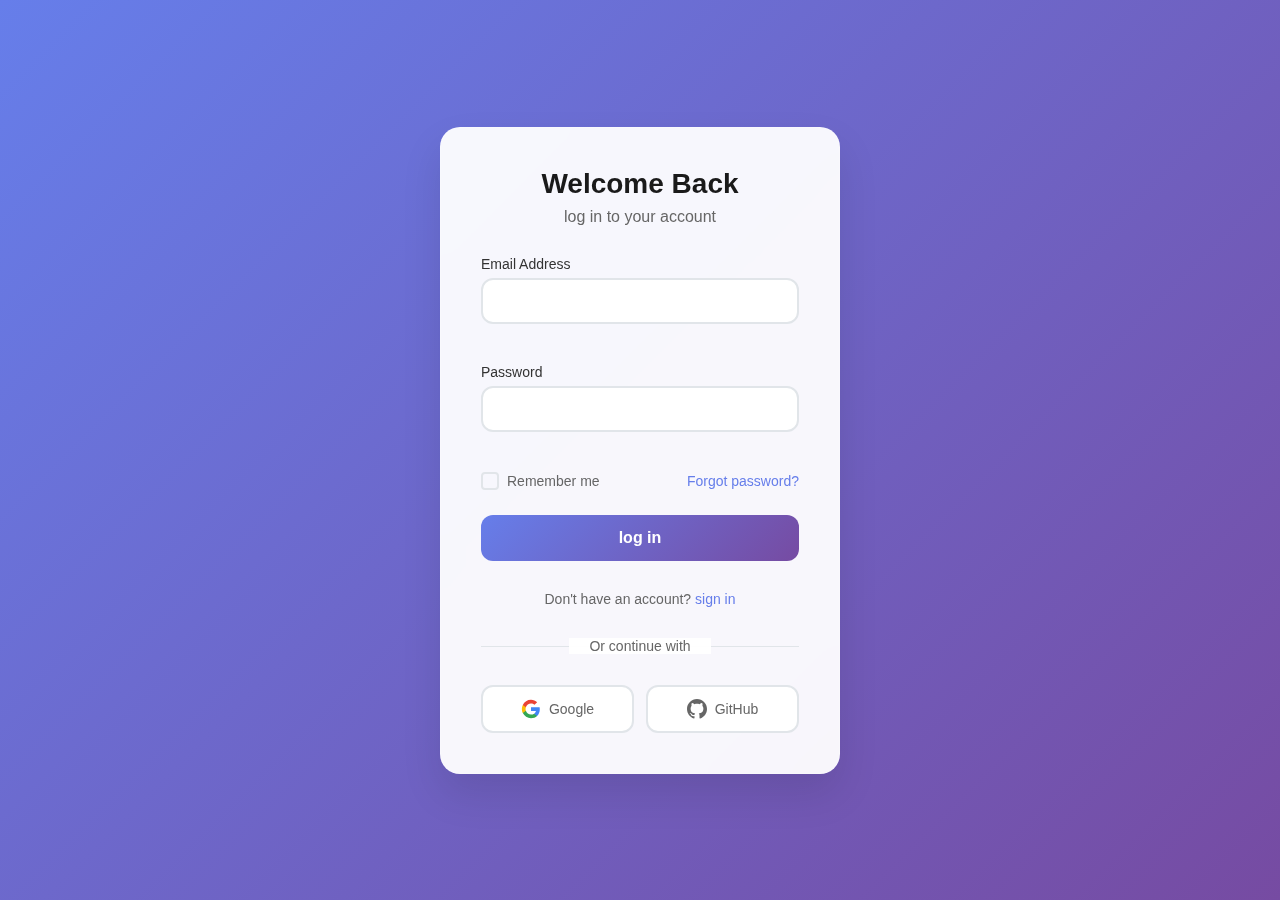
<file: index.html>
<!DOCTYPE html>
<html lang="en">
<head>
  <meta charset="UTF-8">
  <meta name="viewport" content="width=device-width, initial-scale=1.0">
  <title>Login - Modern Auth</title>
  <link rel="stylesheet" href="cyb.css">
</head>
<body>
  <div class="container">
    <div class="auth-card">
      <div class="auth-header">
        <h1>Welcome Back</h1>
        <p>log in to your account</p>
      </div>
      
      <form id="loginForm" class="auth-form">
        <div class="form-group">
          <label for="email">Email Address</label>
          <input type="email" id="email" name="email" required>
          <span class="error-message" id="emailError"></span>
        </div>

        <div class="form-group">
          <label for="password">Password</label>
          <input type="password" id="password" name="password" required>
          <span class="error-message" id="passwordError"></span>
        </div>

        <div class="form-options">
          <label class="checkbox-container">
            <input type="checkbox" id="remember">
            <span class="checkmark"></span>
            Remember me
          </label>
          <a href="#" class="forgot-password">Forgot password?</a>
        </div>

        <button type="submit" class="auth-button">
          <span class="button-text">log in</span>
          <div class="loading-spinner"></div>
        </button>
      </form>

      <div class="auth-footer">
        <p>Don't have an account? <a href="sign-in.html">sign in </a></p>
      </div>

      <div class="social-divider">
        <span>Or continue with</span>
      </div>

      <div class="social-buttons">
        <button class="social-button google">
          <svg width="20" height="20" viewBox="0 0 24 24">
            <path fill="#4285F4" d="M22.56 12.25c0-.78-.07-1.53-.2-2.25H12v4.26h5.92c-.26 1.37-1.04 2.53-2.21 3.31v2.77h3.57c2.08-1.92 3.28-4.74 3.28-8.09z"/>
            <path fill="#34A853" d="M12 23c2.97 0 5.46-.98 7.28-2.66l-3.57-2.77c-.98.66-2.23 1.06-3.71 1.06-2.86 0-5.29-1.93-6.16-4.53H2.18v2.84C3.99 20.53 7.7 23 12 23z"/>
            <path fill="#FBBC05" d="M5.84 14.09c-.22-.66-.35-1.36-.35-2.09s.13-1.43.35-2.09V7.07H2.18C1.43 8.55 1 10.22 1 12s.43 3.45 1.18 4.93l2.85-2.22.81-.62z"/>
            <path fill="#EA4335" d="M12 5.38c1.62 0 3.06.56 4.21 1.64l3.15-3.15C17.45 2.09 14.97 1 12 1 7.7 1 3.99 3.47 2.18 7.07l3.66 2.84c.87-2.6 3.3-4.53 6.16-4.53z"/>
          </svg>
          Google
        </button>

        <button class="social-button github">
          <svg width="20" height="20" viewBox="0 0 24 24" fill="currentColor">
            <path d="M12 0c-6.626 0-12 5.373-12 12 0 5.302 3.438 9.8 8.207 11.387.599.111.793-.261.793-.577v-2.234c-3.338.726-4.033-1.416-4.033-1.416-.546-1.387-1.333-1.756-1.333-1.756-1.089-.745.083-.729.083-.729 1.205.084 1.839 1.237 1.839 1.237 1.07 1.834 2.807 1.304 3.492.997.107-.775.418-1.305.762-1.604-2.665-.305-5.467-1.334-5.467-5.931 0-1.311.469-2.381 1.236-3.221-.124-.303-.535-1.524.117-3.176 0 0 1.008-.322 3.301 1.23.957-.266 1.983-.399 3.003-.404 1.02.005 2.047.138 3.006.404 2.291-1.552 3.297-1.23 3.297-1.23.653 1.653.242 2.874.118 3.176.77.84 1.235 1.911 1.235 3.221 0 4.609-2.807 5.624-5.479 5.921.43.372.823 1.102.823 2.222v3.293c0 .319.192.694.801.576 4.765-1.589 8.199-6.086 8.199-11.386 0-6.627-5.373-12-12-12z"/>
          </svg>
          GitHub
        </button>
      </div>
    </div>
  </div>

  

  <script src="cyb.js"></script>
</body>
</html>
</file>
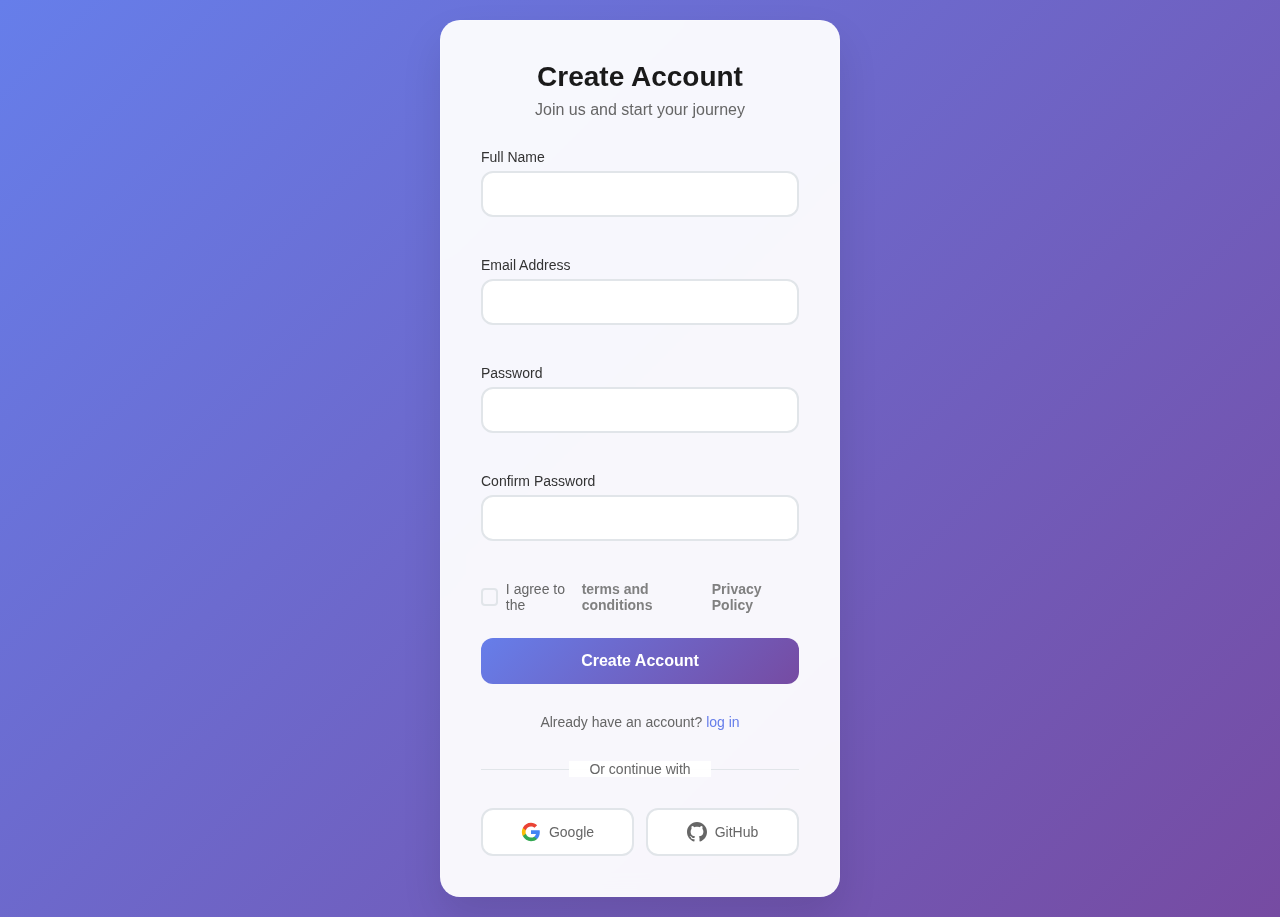
<file: sign-in.html>
<!DOCTYPE html>
<html lang="en">
<head>
    <meta charset="UTF-8">
    <meta name="viewport" content="width=device-width, initial-scale=1.0">
    <title>Sign Up - Modern Auth</title>
    <link rel="stylesheet" href="cyb.css">
</head>
<body>
    <div class="container">
        <div class="auth-card">
            <div class="auth-header">
                <h1>Create Account</h1>
                <p>Join us and start your journey</p>
            </div>
            
            <form id="signupForm" class="auth-form">
                <div class="form-group">
                    <label for="fullName">Full Name</label>
                    <input type="text" id="fullName" name="fullName" required>
                    <span class="error-message" id="fullNameError"></span>
                </div>
                
                <div class="form-group">
                    <label for="email">Email Address</label>
                    <input type="email" id="email" name="email" required>
                    <span class="error-message" id="emailError"></span>
                </div>
                
                <div class="form-group">
                    <label for="password">Password</label>
                    <input type="password" id="password" name="password" required>
                    <span class="error-message" id="passwordError"></span>
                </div>
                
                <div class="form-group">
                    <label for="confirmPassword">Confirm Password</label>
                    <input type="password" id="confirmPassword" name="confirmPassword" required>
                    <span class="error-message" id="confirmPasswordError"></span>
                </div>
                
                <div class="form-options">
                    <label class="checkbox-container">
                        <input type="checkbox" id="terms" required>
                        <span class="checkmark"></span>
                        I agree to the <a href="#">terms and conditions</a>  <a href="#">Privacy Policy</a>
                    </label>
                </div>
                
                <button type="submit" class="auth-button">
                    <span class="button-text">Create Account</span>
                    <div class="loading-spinner"></div>
                </button>
            </form>
            
            <div class="auth-footer">
                <p>Already have an account? <a href="me.html">log in</a></p>
            </div>
            
            <div class="social-divider">
                <span>Or continue with</span>
            </div>
            
            <div class="social-buttons">
                <button class="social-button google">
                    <svg width="20" height="20" viewBox="0 0 24 24">
                        <path fill="#4285F4" d="M22.56 12.25c0-.78-.07-1.53-.2-2.25H12v4.26h5.92c-.26 1.37-1.04 2.53-2.21 3.31v2.77h3.57c2.08-1.92 3.28-4.74 3.28-8.09z"/>
                        <path fill="#34A853" d="M12 23c2.97 0 5.46-.98 7.28-2.66l-3.57-2.77c-.98.66-2.23 1.06-3.71 1.06-2.86 0-5.29-1.93-6.16-4.53H2.18v2.84C3.99 20.53 7.7 23 12 23z"/>
                        <path fill="#FBBC05" d="M5.84 14.09c-.22-.66-.35-1.36-.35-2.09s.13-1.43.35-2.09V7.07H2.18C1.43 8.55 1 10.22 1 12s.43 3.45 1.18 4.93l2.85-2.22.81-.62z"/>
                        <path fill="#EA4335" d="M12 5.38c1.62 0 3.06.56 4.21 1.64l3.15-3.15C17.45 2.09 14.97 1 12 1 7.7 1 3.99 3.47 2.18 7.07l3.66 2.84c.87-2.6 3.3-4.53 6.16-4.53z"/>
                    </svg>
                    Google
                </button>
                
                <button class="social-button github">
                    <svg width="20" height="20" viewBox="0 0 24 24" fill="currentColor">
                        <path d="M12 0c-6.626 0-12 5.373-12 12 0 5.302 3.438 9.8 8.207 11.387.599.111.793-.261.793-.577v-2.234c-3.338.726-4.033-1.416-4.033-1.416-.546-1.387-1.333-1.756-1.333-1.756-1.089-.745.083-.729.083-.729 1.205.084 1.839 1.237 1.839 1.237 1.07 1.834 2.807 1.304 3.492.997.107-.775.418-1.305.762-1.604-2.665-.305-5.467-1.334-5.467-5.931 0-1.311.469-2.381 1.236-3.221-.124-.303-.535-1.524.117-3.176 0 0 1.008-.322 3.301 1.23.957-.266 1.983-.399 3.003-.404 1.02.005 2.047.138 3.006.404 2.291-1.552 3.297-1.23 3.297-1.23.653 1.653.242 2.874.118 3.176.77.84 1.235 1.911 1.235 3.221 0 4.609-2.807 5.624-5.479 5.921.43.372.823 1.102.823 2.222v3.293c0 .319.192.694.801.576 4.765-1.589 8.199-6.086 8.199-11.386 0-6.627-5.373-12-12-12z"/>
                    </svg>
                    GitHub
                </button>
            </div>
        </div>
    </div>
    
    <script src="cyb.js"></script>
</body>
</html>
</file>
<file: cyb.css>
* {
    margin: 0;
    padding: 0;
    box-sizing: border-box;
}

body {
    font-family: 'Inter', -apple-system, BlinkMacSystemFont, 'Segoe UI', Roboto, sans-serif;
    background: linear-gradient(135deg, #667eea 0%, #764ba2 100%);
    min-height: 100vh;
    display: flex;
    align-items: center;
    justify-content: center;
    padding: 20px;
    
}
a {
    color: gray;
    text-decoration: none; /* removes underline */
    font-weight: bold;
  }
  
  a:hover {
    text-decoration: underline; /* optional: adds underline on hover */
  }

.container {
    width: 100%;
    max-width: 400px;
}

.auth-card {
    background: rgba(255, 255, 255, 0.95);
    backdrop-filter: blur(10px);
    border-radius: 20px;
    padding: 40px;
    box-shadow: 0 20px 40px rgba(0, 0, 0, 0.1);
    border: 1px solid rgba(255, 255, 255, 0.2);
    animation: slideUp 0.6s ease-out;
}

@keyframes slideUp {
    from {
        opacity: 0;
        transform: translateY(30px);
    }
    to {
        opacity: 1;
        transform: translateY(0);
    }
}

.auth-header {
    text-align: center;
    margin-bottom: 30px;
}

.auth-header h1 {
    font-size: 28px;
    font-weight: 700;
    color: #1a1a1a;
    margin-bottom: 8px;
}

.auth-header p {
    font-size: 16px;
    color: #666;
    font-weight: 400;
}

.auth-form {
    margin-bottom: 30px;
}

.form-group {
    margin-bottom: 20px;
}

.form-group label {
    display: block;
    margin-bottom: 6px;
    font-size: 14px;
    font-weight: 500;
    color: #333;
}

.form-group input {
    width: 100%;
    padding: 12px 16px;
    border: 2px solid #e1e5e9;
    border-radius: 12px;
    font-size: 16px;
    transition: all 0.3s ease;
    background: #fff;
}

.form-group input:focus {
    outline: none;
    border-color: #667eea;
    box-shadow: 0 0 0 3px rgba(102, 126, 234, 0.1);
    transform: translateY(-1px);
}

.form-group input.error {
    border-color: #ef4444;
    box-shadow: 0 0 0 3px rgba(239, 68, 68, 0.1);
}

.error-message {
    display: block;
    color: #ef4444;
    font-size: 12px;
    margin-top: 4px;
    min-height: 16px;
    transition: all 0.3s ease;
}

.form-options {
    display: flex;
    justify-content: space-between;
    align-items: center;
    margin-bottom: 25px;
    flex-wrap: wrap;
    gap: 10px;
}

.checkbox-container {
    display: flex;
    align-items: center;
    cursor: pointer;
    font-size: 14px;
    color: #666;
    user-select: none;
}

.checkbox-container input {
    display: none;
}

.checkmark {
    width: 18px;
    height: 18px;
    border: 2px solid #e1e5e9;
    border-radius: 4px;
    margin-right: 8px;
    display: flex;
    align-items: center;
    justify-content: center;
    transition: all 0.3s ease;
}

.checkbox-container input:checked + .checkmark {
    background: #667eea;
    border-color: #667eea;
}

.checkbox-container input:checked + .checkmark:before {
    content: '✓';
    color: white;
    font-size: 12px;
    font-weight: bold;
}

.forgot-password {
    color: #667eea;
    text-decoration: none;
    font-size: 14px;
    font-weight: 500;
    transition: color 0.3s ease;
}

.forgot-password:hover {
    color: #5a6fd8;
}

.auth-button {
    width: 100%;
    padding: 14px;
    background: linear-gradient(135deg, #667eea 0%, #764ba2 100%);
    color: white;
    border: none;
    border-radius: 12px;
    font-size: 16px;
    font-weight: 600;
    cursor: pointer;
    transition: all 0.3s ease;
    position: relative;
    overflow: hidden;
}

.auth-button:hover {
    transform: translateY(-2px);
    box-shadow: 0 8px 25px rgba(102, 126, 234, 0.4);
}

.auth-button:active {
    transform: translateY(0);
}

.auth-button.loading {
    pointer-events: none;
}

.auth-button.loading .button-text {
    opacity: 0;
}

.auth-button.loading .loading-spinner {
    opacity: 1;
}

.loading-spinner {
    position: absolute;
    top: 50%;
    left: 50%;
    transform: translate(-50%, -50%);
    width: 20px;
    height: 20px;
    border: 2px solid rgba(255, 255, 255, 0.3);
    border-top: 2px solid white;
    border-radius: 50%;
    animation: spin 1s linear infinite;
    opacity: 0;
    transition: opacity 0.3s ease;
}

@keyframes spin {
    0% { transform: translate(-50%, -50%) rotate(0deg); }
    100% { transform: translate(-50%, -50%) rotate(360deg); }
}

.auth-footer {
    text-align: center;
    margin-bottom: 30px;
}

.auth-footer p {
    color: #666;
    font-size: 14px;
}

.auth-footer a {
    color: #667eea;
    text-decoration: none;
    font-weight: 500;
    transition: color 0.3s ease;
}

.auth-footer a:hover {
    color: #5a6fd8;
}

.social-divider {
    text-align: center;
    margin: 30px 0;
    position: relative;
}

.social-divider::before {
    content: '';
    position: absolute;
    top: 50%;
    left: 0;
    right: 0;
    height: 1px;
    background: #e1e5e9;
}

.social-divider span {
    background: rgba(255, 255, 255, 0.95);
    padding: 0 20px;
    color: #666;
    font-size: 14px;
    position: relative;
    z-index: 1;
}

.social-buttons {
    display: flex;
    gap: 12px;
}

.social-button {
    flex: 1;
    padding: 12px;
    border: 2px solid #e1e5e9;
    border-radius: 12px;
    background: white;
    color: #666;
    font-size: 14px;
    font-weight: 500;
    cursor: pointer;
    transition: all 0.3s ease;
    display: flex;
    align-items: center;
    justify-content: center;
    gap: 8px;
}

.social-button:hover {
    transform: translateY(-2px);
    box-shadow: 0 4px 12px rgba(0, 0, 0, 0.1);
}

.social-button.google:hover {
    border-color: #4285f4;
}

.social-button.github:hover {
    border-color: #333;
    color: #333;
}

/* Responsive Design */
@media (max-width: 480px) {
    .auth-card {
        padding: 30px 20px;
    }
    
    .auth-header h1 {
        font-size: 24px;
    }
    
    .form-options {
        flex-direction: column;
        align-items: flex-start;
    }
    
    .social-buttons {
        flex-direction: column;
    }
}

/* Animation for form validation */
.shake {
    animation: shake 0.5s ease-in-out;
}

@keyframes shake {
    0%, 100% { transform: translateX(0); }
    25% { transform: translateX(-5px); }
    75% { transform: translateX(5px); }
}

/* Success state */
.success-message {
    background: #10b981;
    color: white;
    padding: 12px 16px;
    border-radius: 8px;
    margin-bottom: 20px;
    text-align: center;
    font-size: 14px;
    animation: slideDown 0.3s ease-out;
}

@keyframes slideDown {
    from {
        opacity: 0;
        transform: translateY(-10px);
    }
    to {
        opacity: 1;
        transform: translateY(0);
    }
}

/* Focus states for accessibility */
.auth-button:focus,
.social-button:focus {
    outline: 2px solid #667eea;
    outline-offset: 2px;
}

.checkbox-container:focus-within .checkmark {
    border-color: #667eea;
    box-shadow: 0 0 0 3px rgba(102, 126, 234, 0.1);
}
</file>
